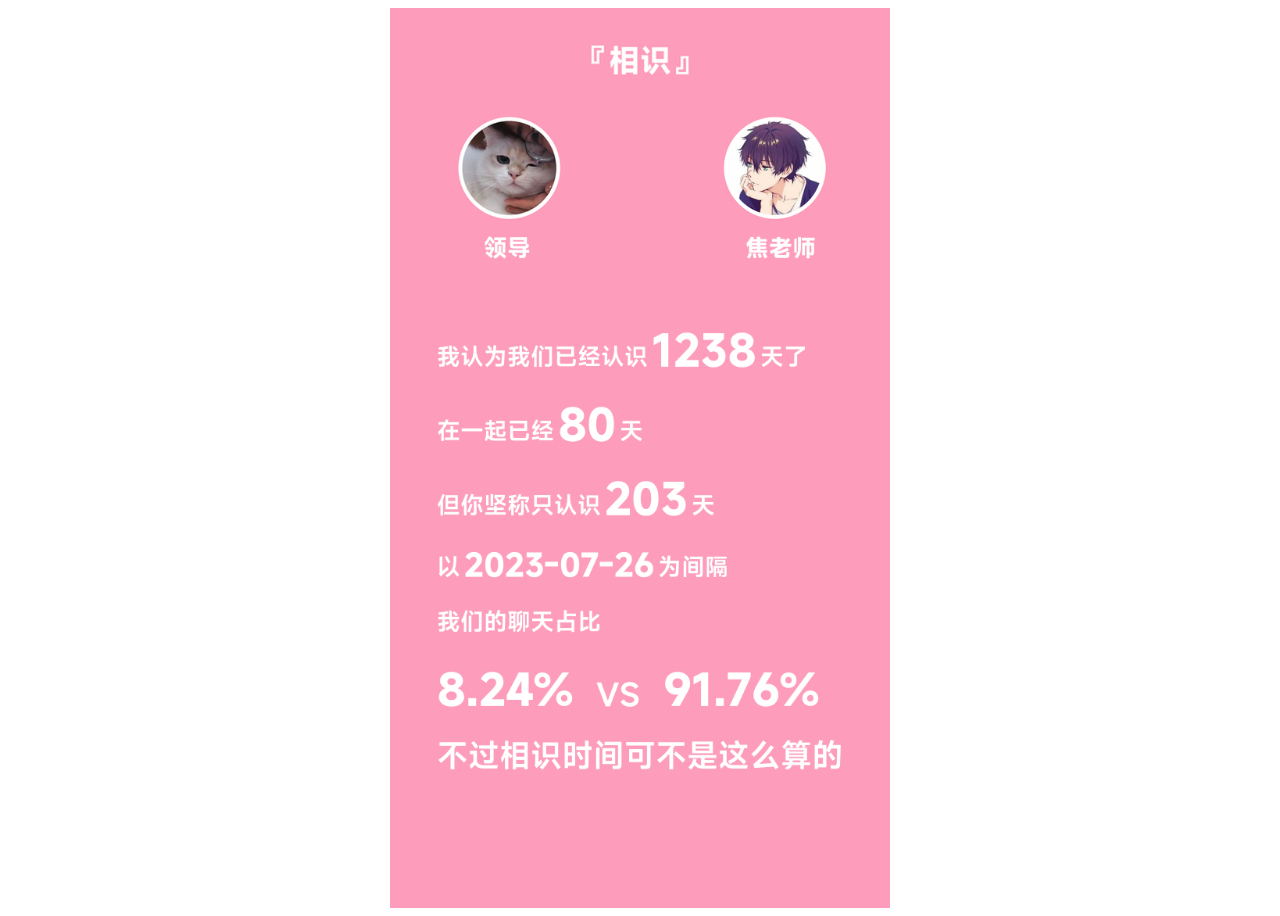
<file: 2024/2/14/index.html>
<!DOCTYPE html>
<html lang="en">
  <head>
    <meta charset="utf-8" />
    <link rel="shortcut icon" href="/static/love.svg" />
    <meta name="viewport" content="width=device-width, initial-scale=1.0" />
    <meta
      name="viewport"
      content="width=device-width, initial-scale=1.0, maximum-scale=1.0, user-scalable=0"
    />
    <title>love</title>
    <style>
      slider {
        width: 100%;
        overflow: hidden;
      }

      .slider-container {
        width: 100%;
        height: 100vh;
        overflow-y: scroll;
      }

      .slider-container img {
        display: block;
        width: 100%;
        height: auto;
        max-width: 500px; /* 设置电脑端图片的最大宽度 */
        margin: 0 auto;
      }
    </style>
  </head>

  <div class="slider">
    <div class="slider-container">
      <img src="./images/2.png" alt="Image 1" />
      <img src="./images/3.png" alt="Image 2" />
      <img src="./images/4-1.png" alt="Image 3" />
      <img src="./images/4-2.png" alt="Image 4" />
      <img src="./images/5.png" alt="Image 5" />
      <img src="./images/6.png" alt="Image 6" />
    </div>
  </div>
  <script>
    // 等待页面加载完成
    window.addEventListener("load", function () {
      // 获取滑动容器元素
      var sliderContainer = document.querySelector(".slider-container");

      // 监听滑动容器的滚动事件，以判断当前活动图片的索引
      var currentImageIndex = 0;
      sliderContainer.addEventListener("scroll", function () {
        currentImageIndex = Math.round(
          sliderContainer.scrollTop / sliderContainer.clientHeight
        );
      });

      // 监听窗口大小变化事件，以重新计算滑动容器的高度和当前活动图片的位置
      window.addEventListener("resize", function () {
        sliderContainer.style.height = window.innerHeight + "px";
        sliderContainer.scrollTop =
          currentImageIndex * sliderContainer.clientHeight;
      });

      // 初始化滑动容器的高度和当前活动图片的位置
      sliderContainer.style.height = window.innerHeight + "px";
      sliderContainer.scrollTop =
        currentImageIndex * sliderContainer.clientHeight;
    });
  </script>
</html>
</file>
